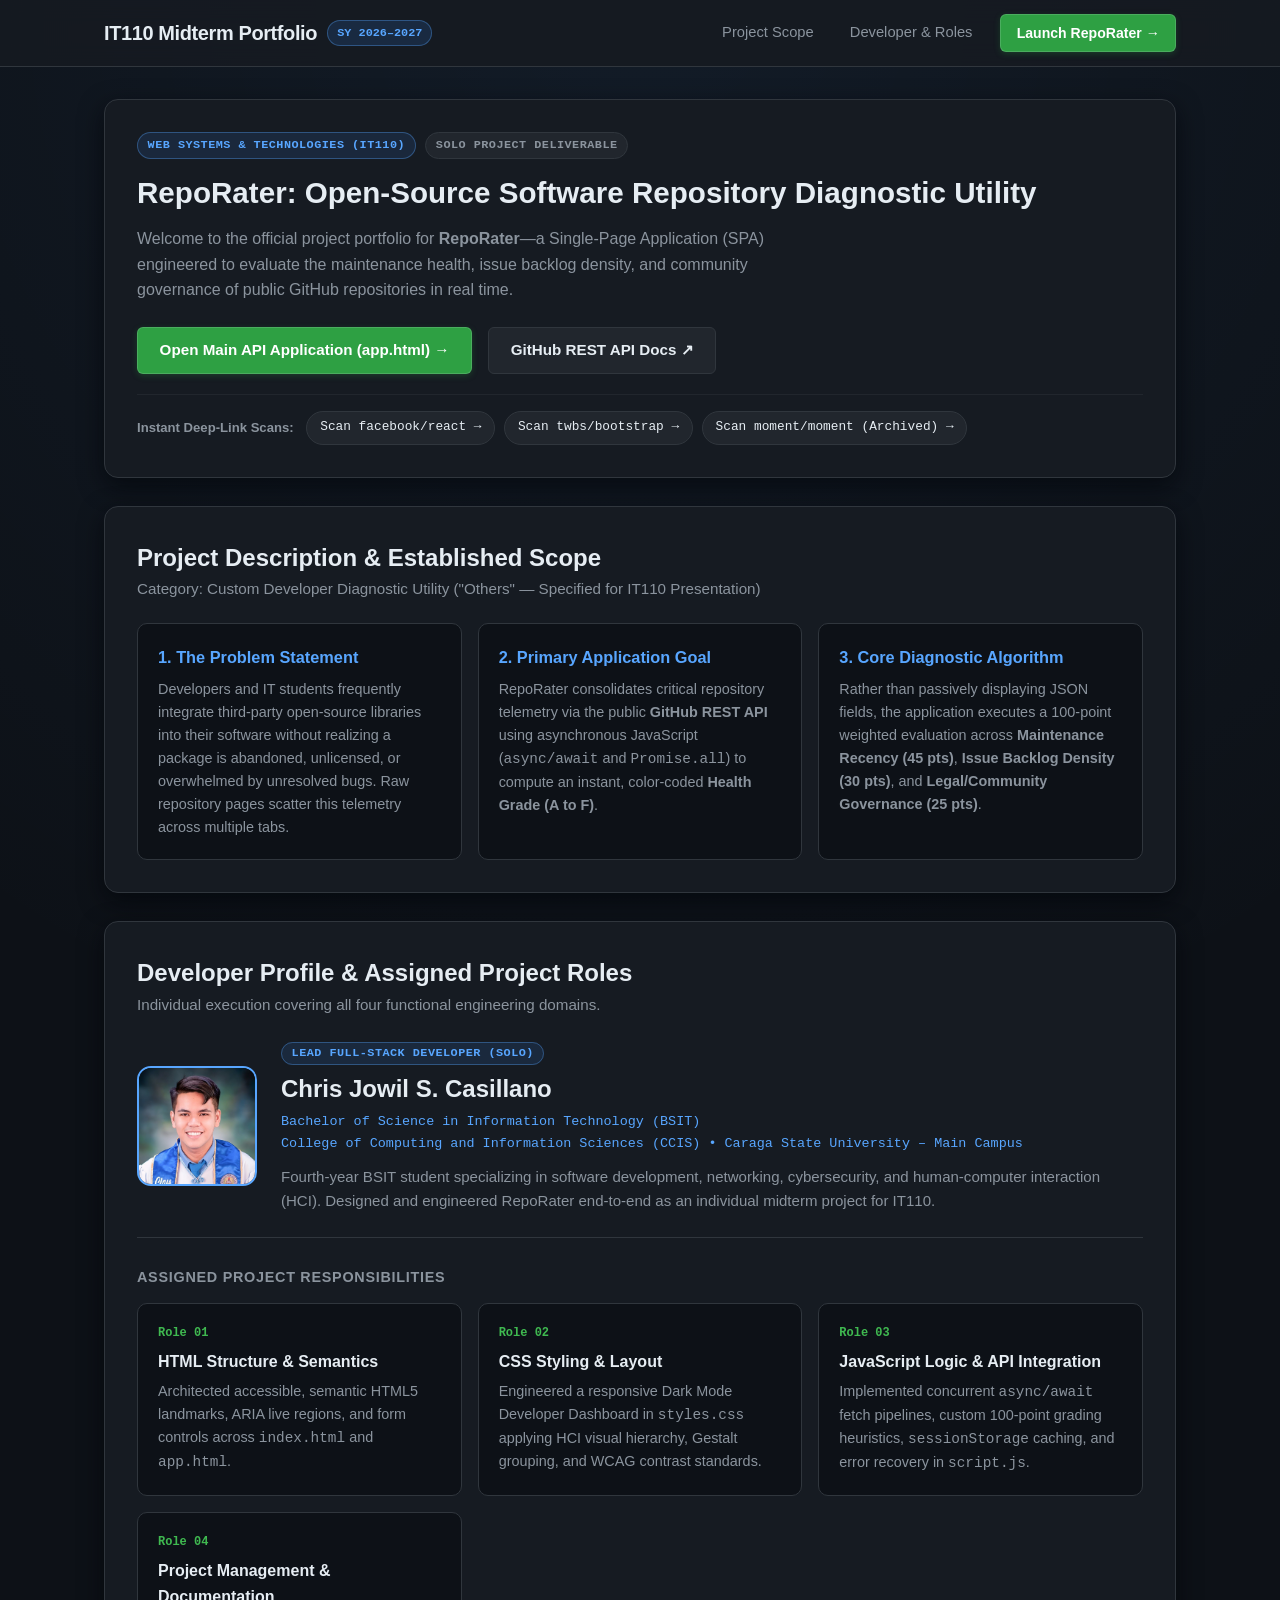
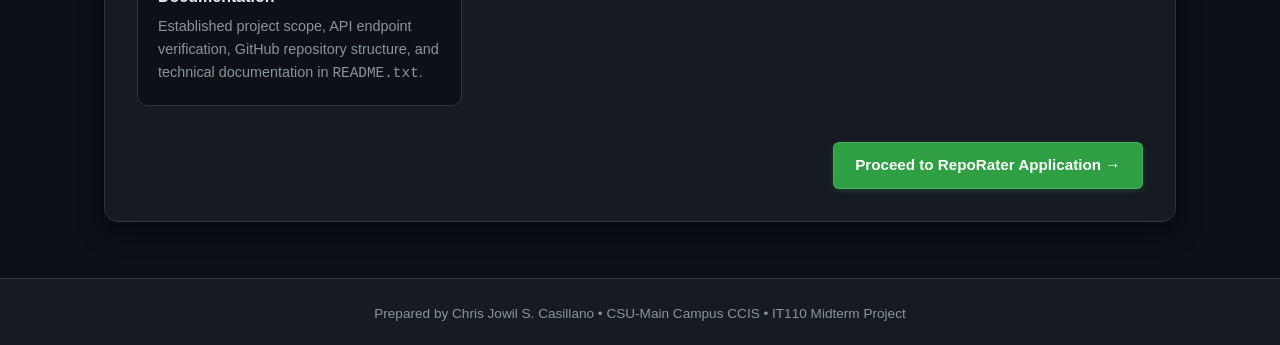
<file: index.html>
<!DOCTYPE html>
<html lang="en">
<head>
    <meta charset="UTF-8">
    <meta name="viewport" content="width=device-width, initial-scale=1.0">
    <title>Developer Portfolio &amp; Project Overview | RepoRater IT110</title>
    <!-- Inline SVG Favicon to prevent 404 console errors during live inspection -->
    <link rel="icon" href="data:image/svg+xml,<svg xmlns='http://www.w3.org/2000/svg' viewBox='0 0 100 100'><rect width='100' height='100' rx='20' fill='%23161b22' stroke='%2358a6ff' stroke-width='6'/><text x='50%25' y='56%25' font-family='monospace' font-size='52' font-weight='bold' fill='%233fb950' text-anchor='middle' dominant-baseline='middle'>R</text></svg>">
    <link rel="stylesheet" href="styles.css">
</head>
<body>
    <!-- Top Header Navigation -->
    <header class="app-header">
        <div class="header-container">
            <div class="brand">
                <h1>IT110 Midterm Portfolio</h1>
                <span class="badge">SY 2026–2027</span>
            </div>
            <nav aria-label="Portfolio Navigation">
                <a href="#project-scope" class="nav-link">Project Scope</a>
                <a href="#developer-profile" class="nav-link">Developer &amp; Roles</a>
                <a href="app.html" class="primary-btn nav-cta">Launch RepoRater &rarr;</a>
            </nav>
        </div>
    </header>

    <main class="app-main portfolio-main">
        <!-- Hero Introduction Section -->
        <section class="hero-card" aria-labelledby="heroHeading">
            <div class="hero-badge-row">
                <span class="status-badge badge-info">Web Systems &amp; Technologies (IT110)</span>
                <span class="status-badge badge-neutral">Solo Project Deliverable</span>
            </div>
            <h2 id="heroHeading" class="hero-title">
                RepoRater: Open-Source Software Repository Diagnostic Utility
            </h2>
            <p class="hero-description">
                Welcome to the official project portfolio for <strong>RepoRater</strong>—a Single-Page Application (SPA) engineered to evaluate the maintenance health, issue backlog density, and community governance of public GitHub repositories in real time.
            </p>
            <div class="hero-actions">
                <a href="app.html" class="primary-btn hero-btn">
                    Open Main API Application (app.html) &rarr;
                </a>
                <a href="https://docs.github.com/en/rest" target="_blank" rel="noopener noreferrer" class="secondary-btn">
                    GitHub REST API Docs &nearr;
                </a>
            </div>

            <!-- Deep-Link Launchers to demonstrate URL query parameter routing -->
            <div class="deeplink-bar">
                <span class="presets-label">Instant Deep-Link Scans:</span>
                <a href="app.html?repo=facebook/react" class="preset-btn">Scan facebook/react &rarr;</a>
                <a href="app.html?repo=twbs/bootstrap" class="preset-btn">Scan twbs/bootstrap &rarr;</a>
                <a href="app.html?repo=moment/moment" class="preset-btn">Scan moment/moment (Archived) &rarr;</a>
            </div>
        </section>

        <!-- Project Scope & Architecture Section (CO1 Rubric Requirement) -->
        <section id="project-scope" class="portfolio-section" aria-labelledby="scopeHeading">
            <div class="section-header">
                <h2 id="scopeHeading">Project Description &amp; Established Scope</h2>
                <p class="section-subtitle">
                    Category: Custom Developer Diagnostic Utility ("Others" — Specified for IT110 Presentation)
                </p>
            </div>

            <div class="scope-grid">
                <article class="scope-card">
                    <h3>1. The Problem Statement</h3>
                    <p>
                        Developers and IT students frequently integrate third-party open-source libraries into their software without realizing a package is abandoned, unlicensed, or overwhelmed by unresolved bugs. Raw repository pages scatter this telemetry across multiple tabs.
                    </p>
                </article>

                <article class="scope-card">
                    <h3>2. Primary Application Goal</h3>
                    <p>
                        RepoRater consolidates critical repository telemetry via the public <strong>GitHub REST API</strong> using asynchronous JavaScript (<code>async/await</code> and <code>Promise.all</code>) to compute an instant, color-coded <strong>Health Grade (A to F)</strong>.
                    </p>
                </article>

                <article class="scope-card">
                    <h3>3. Core Diagnostic Algorithm</h3>
                    <p>
                        Rather than passively displaying JSON fields, the application executes a 100-point weighted evaluation across <strong>Maintenance Recency (45 pts)</strong>, <strong>Issue Backlog Density (30 pts)</strong>, and <strong>Legal/Community Governance (25 pts)</strong>.
                    </p>
                </article>
            </div>
        </section>

        <!-- Developer Profile & Role Matrix Section -->
        <section id="developer-profile" class="portfolio-section" aria-labelledby="profileHeading">
            <div class="section-header">
                <h2 id="profileHeading">Developer Profile &amp; Assigned Project Roles</h2>
                <p class="section-subtitle">
                    Individual execution covering all four functional engineering domains.
                </p>
            </div>

            <article class="profile-card">
                <div class="profile-identity">
                    <img 
                        src="profile.jpg" 
                        alt="Portrait of Chris Jowil S. Casillano" 
                        class="profile-avatar"
                        width="120"
                        height="120"
                        onerror="this.onerror=null; this.src='data:image/svg+xml;utf8,<svg xmlns=%22http://www.w3.org/2000/svg%22 width=%22120%22 height=%22120%22 viewBox=%220 0 120 120%22><rect width=%22120%22 height=%22120%22 rx=%2216%22 fill=%22%2321262d%22/><text x=%2250%25%22 y=%2254%25%22 font-family=%22monospace%22 font-size=%2236%22 font-weight=%22bold%22 fill=%22%2358a6ff%22 text-anchor=%22middle%22 dominant-baseline=%22middle%22>CJC</text></svg>';"
                    >
                    <div class="profile-meta">
                        <span class="status-badge badge-info">Lead Full-Stack Developer (Solo)</span>
                        <h3>Chris Jowil S. Casillano</h3>
                        <p class="profile-affiliation">
                            Bachelor of Science in Information Technology (BSIT)<br>
                            College of Computing and Information Sciences (CCIS) &bull; Caraga State University – Main Campus
                        </p>
                        <p class="profile-bio">
                            Fourth-year BSIT student specializing in software development, networking, cybersecurity, and human-computer interaction (HCI). Designed and engineered RepoRater end-to-end as an individual midterm project for IT110.
                        </p>
                    </div>
                </div>

                <!-- Assigned Roles Breakdown (CO1 Rubric Requirement) -->
                <div class="roles-matrix">
                    <h4>Assigned Project Responsibilities</h4>
                    <div class="roles-grid">
                        <div class="role-box">
                            <span class="role-tag">Role 01</span>
                            <strong>HTML Structure &amp; Semantics</strong>
                            <p>Architected accessible, semantic HTML5 landmarks, ARIA live regions, and form controls across <code>index.html</code> and <code>app.html</code>.</p>
                        </div>
                        <div class="role-box">
                            <span class="role-tag">Role 02</span>
                            <strong>CSS Styling &amp; Layout</strong>
                            <p>Engineered a responsive Dark Mode Developer Dashboard in <code>styles.css</code> applying HCI visual hierarchy, Gestalt grouping, and WCAG contrast standards.</p>
                        </div>
                        <div class="role-box">
                            <span class="role-tag">Role 03</span>
                            <strong>JavaScript Logic &amp; API Integration</strong>
                            <p>Implemented concurrent <code>async/await</code> fetch pipelines, custom 100-point grading heuristics, <code>sessionStorage</code> caching, and error recovery in <code>script.js</code>.</p>
                        </div>
                        <div class="role-box">
                            <span class="role-tag">Role 04</span>
                            <strong>Project Management &amp; Documentation</strong>
                            <p>Established project scope, API endpoint verification, GitHub repository structure, and technical documentation in <code>README.txt</code>.</p>
                        </div>
                    </div>
                </div>

                <div class="profile-footer-cta">
                    <a href="app.html" class="primary-btn">
                        Proceed to RepoRater Application &rarr;
                    </a>
                </div>
            </article>
        </section>
    </main>

    <footer class="app-footer">
        <p>Prepared by Chris Jowil S. Casillano &bull; CSU-Main Campus CCIS &bull; IT110 Midterm Project</p>
    </footer>
</body>
</html>
</file>
<file: styles.css>
/**
 * RepoRater v1.2 - Unified Dark Mode Developer Dashboard Stylesheet (styles.css)
 * Applies HCI Principles: Visibility of System Status, Visual Hierarchy,
 * Fitts's Law Target Sizing, Gestalt Proximity, and WCAG High-Contrast Tokens.
 */

:root {
    /* Core Dark Mode Surfaces */
    --bg-canvas: #0d1117;
    --bg-surface: #161b22;
    --bg-elevated: #21262d;
    --bg-overlay: rgba(22, 27, 34, 0.88);

    /* Borders & Dividers */
    --border-default: #30363d;
    --border-muted: #21262d;
    --border-focus: #58a6ff;

    /* Typography Colors (WCAG AA/AAA Compliant) */
    --text-primary: #e6edf3;
    --text-secondary: #8b949e;
    --text-muted: #6e7681;

    /* Brand & Interactive Accents */
    --accent-primary: #2ea043;
    --accent-primary-hover: #3fb950;
    --accent-blue: #58a6ff;
    --accent-blue-subtle: rgba(56, 139, 253, 0.15);

    /* Semantic Diagnostic & Grade Colors */
    --status-good: #3fb950;
    --status-good-bg: rgba(46, 160, 67, 0.12);
    --status-info: #58a6ff;
    --status-info-bg: rgba(56, 139, 253, 0.12);
    --status-warn: #d29922;
    --status-warn-bg: rgba(187, 128, 9, 0.14);
    --status-crit: #f85149;
    --status-crit-bg: rgba(248, 81, 73, 0.14);
    --status-orange: #db6d28;
    --status-orange-bg: rgba(219, 109, 40, 0.14);

    /* Typography Stacks */
    --font-sans: 'Inter', -apple-system, BlinkMacSystemFont, 'Segoe UI', Roboto, Oxygen, Ubuntu, sans-serif;
    --font-mono: 'JetBrains Mono', 'Fira Code', 'Cascadia Code', Consolas, 'Courier New', monospace;

    /* Layout & Radius Tokens */
    --max-width: 1120px;
    --radius-sm: 6px;
    --radius-md: 10px;
    --radius-lg: 14px;
    --shadow-card: 0 8px 24px rgba(1, 4, 9, 0.65);
    --transition-fast: 160ms cubic-bezier(0.2, 0, 0, 1);
}

/* ==========================================================================
   1. Base Reset & Accessibility Foundations
   ========================================================================== */
*, *::before, *::after {
    box-sizing: border-box;
    margin: 0;
    padding: 0;
}

/* Critical safeguard: ensures JS .hidden toggles always override flex/grid */
[hidden] {
    display: none !important;
}

html {
    scroll-behavior: smooth;
    color-scheme: dark;
}

body {
    background-color: var(--bg-canvas);
    background-image: radial-gradient(circle at 50% 0%, rgba(88, 166, 255, 0.07), transparent 55%);
    color: var(--text-primary);
    font-family: var(--font-sans);
    font-size: 16px;
    line-height: 1.6;
    min-height: 100vh;
    display: flex;
    flex-direction: column;
    -webkit-font-smoothing: antialiased;
}

a {
    color: var(--accent-blue);
    text-decoration: none;
    transition: color var(--transition-fast);
}

a:hover {
    text-decoration: underline;
}

/* Keyboard Focus Ring (HCI Accessibility Principle) */
:focus-visible {
    outline: 2px solid var(--border-focus);
    outline-offset: 3px;
}

/* ==========================================================================
   2. Top Navigation Header & Rate-Limit Badge
   ========================================================================== */
.app-header {
    position: sticky;
    top: 0;
    z-index: 100;
    background-color: var(--bg-overlay);
    backdrop-filter: blur(12px);
    border-bottom: 1px solid var(--border-default);
}

.header-container {
    max-width: var(--max-width);
    margin: 0 auto;
    padding: 0.9rem 1.5rem;
    display: flex;
    align-items: center;
    justify-content: space-between;
    gap: 1rem;
    flex-wrap: wrap;
}

.brand {
    display: flex;
    align-items: center;
    gap: 0.65rem;
    flex-wrap: wrap;
}

.brand h1 {
    font-size: 1.25rem;
    font-weight: 700;
    letter-spacing: -0.02em;
    color: var(--text-primary);
}

.badge {
    font-family: var(--font-mono);
    font-size: 0.74rem;
    font-weight: 600;
    padding: 0.15rem 0.55rem;
    border-radius: 999px;
    background-color: var(--accent-blue-subtle);
    color: var(--accent-blue);
    border: 1px solid rgba(88, 166, 255, 0.35);
}

.badge-quota {
    background-color: var(--status-good-bg);
    color: var(--status-good);
    border-color: rgba(63, 185, 80, 0.35);
}

.app-header nav {
    display: flex;
    align-items: center;
    gap: 1.25rem;
    flex-wrap: wrap;
}

.nav-link {
    color: var(--text-secondary);
    font-size: 0.92rem;
    font-weight: 500;
    padding: 0.35rem 0.5rem;
    border-radius: var(--radius-sm);
}

.nav-link:hover {
    color: var(--text-primary);
    background-color: var(--bg-elevated);
    text-decoration: none;
}

/* ==========================================================================
   3. Main Layout Container & Shared Buttons (Fitts's Law Sizing)
   ========================================================================== */
.app-main {
    max-width: var(--max-width);
    width: 100%;
    margin: 0 auto;
    padding: 2rem 1.5rem 3.5rem;
    flex: 1;
    display: flex;
    flex-direction: column;
    gap: 1.75rem;
}

.primary-btn,
.secondary-btn {
    display: inline-flex;
    align-items: center;
    justify-content: center;
    min-height: 44px;
    padding: 0.65rem 1.35rem;
    font-family: var(--font-sans);
    font-size: 0.95rem;
    font-weight: 600;
    border-radius: var(--radius-sm);
    cursor: pointer;
    transition: all var(--transition-fast);
    text-decoration: none !important;
    white-space: nowrap;
}

.primary-btn {
    background-color: var(--accent-primary);
    color: #ffffff;
    border: 1px solid rgba(240, 246, 252, 0.15);
    box-shadow: 0 2px 6px rgba(46, 160, 67, 0.25);
}

.primary-btn:hover:not(:disabled) {
    background-color: var(--accent-primary-hover);
    transform: translateY(-1px);
}

.primary-btn:disabled {
    opacity: 0.6;
    cursor: wait;
}

.secondary-btn {
    background-color: var(--bg-elevated);
    color: var(--text-primary);
    border: 1px solid var(--border-default);
}

.secondary-btn:hover {
    border-color: var(--text-secondary);
    background-color: #292e36;
}

.nav-cta {
    min-height: 36px;
    padding: 0.4rem 0.95rem;
    font-size: 0.88rem;
}

/* ==========================================================================
   4. Search & Input Section (app.html)
   ========================================================================== */
.search-section {
    background-color: var(--bg-surface);
    border: 1px solid var(--border-default);
    border-radius: var(--radius-lg);
    padding: 1.75rem;
    box-shadow: var(--shadow-card);
}

.search-header-row {
    display: flex;
    justify-content: space-between;
    align-items: flex-start;
    gap: 1rem;
    flex-wrap: wrap;
}

.search-section h2 {
    font-size: 1.35rem;
    margin-bottom: 0.35rem;
}

.section-subtitle {
    color: var(--text-secondary);
    font-size: 0.95rem;
    margin-bottom: 1.35rem;
}

.shortcut-hint {
    font-size: 0.8rem;
    color: var(--text-secondary);
    background-color: var(--bg-canvas);
    border: 1px solid var(--border-default);
    padding: 0.35rem 0.7rem;
    border-radius: var(--radius-sm);
    white-space: nowrap;
    user-select: none;
}

.shortcut-hint kbd {
    font-family: var(--font-mono);
    font-size: 0.78rem;
    font-weight: 700;
    color: var(--accent-blue);
    background-color: var(--bg-elevated);
    padding: 0.1rem 0.4rem;
    border-radius: 4px;
    border: 1px solid var(--border-default);
    margin: 0 0.15rem;
}

.search-form {
    display: grid;
    grid-template-columns: 1fr auto 1fr auto;
    align-items: end;
    gap: 0.85rem;
}

.input-group {
    display: flex;
    flex-direction: column;
    gap: 0.4rem;
}

.input-group label {
    font-size: 0.82rem;
    font-weight: 600;
    color: var(--text-secondary);
    text-transform: uppercase;
    letter-spacing: 0.04em;
}

.input-group input {
    min-height: 44px;
    padding: 0.65rem 0.9rem;
    background-color: var(--bg-canvas);
    border: 1px solid var(--border-default);
    border-radius: var(--radius-sm);
    color: var(--text-primary);
    font-family: var(--font-mono);
    font-size: 0.92rem;
    transition: border-color var(--transition-fast), box-shadow var(--transition-fast);
}

.input-group input::placeholder {
    color: var(--text-muted);
    font-family: var(--font-sans);
}

.input-group input:focus {
    outline: none;
    border-color: var(--border-focus);
    box-shadow: 0 0 0 3px rgba(88, 166, 255, 0.2);
}

.slash-divider {
    font-family: var(--font-mono);
    font-size: 1.4rem;
    font-weight: 700;
    color: var(--text-muted);
    padding-bottom: 0.45rem;
    user-select: none;
}

/* Quick Demo Presets & Recent History Pills */
.presets-bar,
.recent-searches {
    margin-top: 1.15rem;
    padding-top: 1rem;
    border-top: 1px solid var(--border-muted);
    display: flex;
    align-items: center;
    flex-wrap: wrap;
    gap: 0.55rem;
}

.presets-label,
.recent-header span {
    font-size: 0.82rem;
    font-weight: 600;
    color: var(--text-secondary);
    margin-right: 0.25rem;
}

.preset-btn,
.recent-pill {
    background-color: var(--bg-elevated);
    color: var(--text-primary);
    border: 1px solid var(--border-default);
    border-radius: 999px;
    padding: 0.35rem 0.8rem;
    font-family: var(--font-mono);
    font-size: 0.8rem;
    cursor: pointer;
    transition: all var(--transition-fast);
    text-decoration: none !important;
}

.preset-btn:hover,
.recent-pill:hover {
    border-color: var(--accent-blue);
    color: var(--accent-blue);
    background-color: var(--accent-blue-subtle);
}

.recent-searches {
    flex-direction: column;
    align-items: stretch;
}

.recent-header {
    display: flex;
    justify-content: space-between;
    align-items: center;
}

.recent-list {
    display: flex;
    flex-wrap: wrap;
    gap: 0.5rem;
}

.text-btn {
    background: none;
    border: none;
    color: var(--text-secondary);
    font-size: 0.8rem;
    cursor: pointer;
    text-decoration: underline;
}

.text-btn:hover {
    color: var(--status-crit);
}

/* ==========================================================================
   5. Feedback States: Loading Spinner & Error Handling Banner
   ========================================================================== */
.status-panel {
    border-radius: var(--radius-md);
    padding: 1.5rem;
    display: flex;
    align-items: center;
    gap: 1rem;
}

.loading-panel {
    background-color: var(--bg-surface);
    border: 1px solid var(--border-default);
    justify-content: center;
    color: var(--text-secondary);
}

.spinner {
    width: 24px;
    height: 24px;
    border: 3px solid var(--border-default);
    border-top-color: var(--accent-blue);
    border-radius: 50%;
    animation: spin 0.8s linear infinite;
}

@keyframes spin {
    to { transform: rotate(360deg); }
}

.error-panel {
    background-color: var(--status-crit-bg);
    border: 1px solid var(--status-crit);
    flex-direction: column;
    align-items: flex-start;
    gap: 0.35rem;
}

.error-panel h3 {
    color: var(--status-crit);
    font-size: 1.05rem;
}

.error-panel p {
    color: var(--text-primary);
    font-size: 0.92rem;
}

/* ==========================================================================
   6. Results Dashboard: Identity, Topics, Grade Card, Meters & Telemetry
   ========================================================================== */
.results-section {
    display: flex;
    flex-direction: column;
    gap: 1.5rem;
    animation: fadeSlideUp 0.28s ease-out;
}

@keyframes fadeSlideUp {
    from {
        opacity: 0;
        transform: translateY(8px);
    }
    to {
        opacity: 1;
        transform: translateY(0);
    }
}

.repo-overview-card,
.grade-card,
.breakdown-card,
.metrics-section,
.commits-section {
    background-color: var(--bg-surface);
    border: 1px solid var(--border-default);
    border-radius: var(--radius-lg);
    padding: 1.5rem;
    box-shadow: var(--shadow-card);
}

.repo-identity {
    display: flex;
    align-items: flex-start;
    gap: 1.25rem;
}

.owner-avatar {
    width: 72px;
    height: 72px;
    border-radius: var(--radius-md);
    border: 1px solid var(--border-default);
    background-color: var(--bg-elevated);
    flex-shrink: 0;
}

.repo-title-block {
    flex: 1;
    min-width: 0;
}

.repo-name-row {
    display: flex;
    align-items: center;
    flex-wrap: wrap;
    gap: 0.75rem;
    margin-bottom: 0.4rem;
}

.repo-name-row h2 {
    font-family: var(--font-mono);
    font-size: 1.35rem;
    word-break: break-all;
}

.badge-group {
    display: flex;
    gap: 0.45rem;
    flex-wrap: wrap;
}

.status-badge {
    font-family: var(--font-mono);
    font-size: 0.74rem;
    font-weight: 600;
    padding: 0.2rem 0.6rem;
    border-radius: 999px;
    text-transform: uppercase;
    letter-spacing: 0.04em;
}

.badge-neutral {
    background-color: var(--bg-elevated);
    color: var(--text-secondary);
    border: 1px solid var(--border-default);
}

.badge-info {
    background-color: var(--status-info-bg);
    color: var(--status-info);
    border: 1px solid rgba(88, 166, 255, 0.35);
}

.badge-danger {
    background-color: var(--status-crit-bg);
    color: var(--status-crit);
    border: 1px solid rgba(248, 81, 73, 0.4);
}

.repo-description {
    color: var(--text-secondary);
    margin-bottom: 0.75rem;
}

/* Repository Topic Pills */
.topics-list {
    display: flex;
    flex-wrap: wrap;
    gap: 0.45rem;
    margin-bottom: 0.9rem;
}

.topic-pill {
    font-family: var(--font-mono);
    font-size: 0.75rem;
    padding: 0.18rem 0.6rem;
    border-radius: 999px;
    background-color: var(--accent-blue-subtle);
    color: var(--accent-blue);
    border: 1px solid rgba(88, 166, 255, 0.28);
}

.repo-actions-row {
    display: flex;
    align-items: center;
    justify-content: space-between;
    gap: 1rem;
    flex-wrap: wrap;
    padding-top: 0.75rem;
    border-top: 1px solid var(--border-muted);
}

.external-link {
    font-size: 0.9rem;
    font-weight: 600;
}

.copy-btn {
    min-height: 34px;
    padding: 0.35rem 0.85rem;
    font-family: var(--font-mono);
    font-size: 0.8rem;
}

/* Primary Diagnostic Grid */
.diagnostic-grid {
    display: grid;
    grid-template-columns: 340px 1fr;
    gap: 1.5rem;
}

.grade-card {
    display: flex;
    flex-direction: column;
    justify-content: space-between;
    border-top: 4px solid var(--border-default);
}

.grade-card h3,
.breakdown-card h3,
.metrics-section h3,
.commits-section h3 {
    font-size: 0.95rem;
    text-transform: uppercase;
    letter-spacing: 0.05em;
    color: var(--text-secondary);
    margin-bottom: 1rem;
}

.grade-display {
    display: flex;
    align-items: center;
    gap: 1.25rem;
    margin: 0.25rem 0 1rem;
}

.grade-letter {
    font-family: var(--font-mono);
    font-size: 3.75rem;
    font-weight: 800;
    line-height: 1;
    width: 84px;
    height: 84px;
    display: flex;
    align-items: center;
    justify-content: center;
    border-radius: var(--radius-md);
    border: 2px solid var(--border-default);
}

.grade-meta {
    display: flex;
    flex-direction: column;
    gap: 0.25rem;
}

.grade-score {
    font-family: var(--font-mono);
    font-size: 1.1rem;
    font-weight: 700;
}

.grade-verdict {
    font-size: 0.95rem;
    font-weight: 600;
}

/* 3-Tier Sub-Score Progress Meters */
.subscore-meters {
    display: flex;
    flex-direction: column;
    gap: 0.75rem;
    margin-bottom: 1rem;
    padding: 0.9rem;
    background-color: var(--bg-canvas);
    border: 1px solid var(--border-default);
    border-radius: var(--radius-sm);
}

.meter-group {
    display: flex;
    flex-direction: column;
    gap: 0.3rem;
}

.meter-label-row {
    display: flex;
    justify-content: space-between;
    align-items: center;
    font-size: 0.78rem;
    color: var(--text-secondary);
}

.meter-label-row strong {
    font-family: var(--font-mono);
    color: var(--text-primary);
}

.meter-track {
    width: 100%;
    height: 6px;
    background-color: var(--bg-elevated);
    border-radius: 999px;
    overflow: hidden;
}

.meter-fill {
    height: 100%;
    background-color: var(--accent-blue);
    border-radius: 999px;
    transition: width 0.45s cubic-bezier(0.22, 1, 0.36, 1);
}

.grade-footnote {
    font-size: 0.8rem;
    color: var(--text-muted);
}

/* Dynamic Grade Color Modifiers */
.grade-a { border-top-color: var(--status-good); }
.grade-a .grade-letter { color: var(--status-good); background: var(--status-good-bg); border-color: var(--status-good); }
.grade-a .grade-verdict { color: var(--status-good); }
.grade-a .meter-fill { background-color: var(--status-good); }

.grade-b { border-top-color: var(--status-info); }
.grade-b .grade-letter { color: var(--status-info); background: var(--status-info-bg); border-color: var(--status-info); }
.grade-b .grade-verdict { color: var(--status-info); }
.grade-b .meter-fill { background-color: var(--status-info); }

.grade-c { border-top-color: var(--status-warn); }
.grade-c .grade-letter { color: var(--status-warn); background: var(--status-warn-bg); border-color: var(--status-warn); }
.grade-c .grade-verdict { color: var(--status-warn); }
.grade-c .meter-fill { background-color: var(--status-warn); }

.grade-d { border-top-color: var(--status-orange); }
.grade-d .grade-letter { color: var(--status-orange); background: var(--status-orange-bg); border-color: var(--status-orange); }
.grade-d .grade-verdict { color: var(--status-orange); }
.grade-d .meter-fill { background-color: var(--status-orange); }

.grade-f { border-top-color: var(--status-crit); }
.grade-f .grade-letter { color: var(--status-crit); background: var(--status-crit-bg); border-color: var(--status-crit); }
.grade-f .grade-verdict { color: var(--status-crit); }
.grade-f .meter-fill { background-color: var(--status-crit); }

/* Diagnostic Breakdown List with Non-Color Status Cues (WCAG Principle) */
.diagnostic-list {
    list-style: none;
    display: flex;
    flex-direction: column;
    gap: 0.65rem;
}

.diag-item {
    padding: 0.65rem 0.9rem;
    border-radius: var(--radius-sm);
    font-size: 0.92rem;
    border-left: 3px solid var(--border-default);
    background-color: var(--bg-canvas);
}

.diag-item::before {
    font-family: var(--font-mono);
    font-size: 0.78rem;
    font-weight: 700;
    margin-right: 0.6rem;
}

.diag-good { border-left-color: var(--status-good); background-color: var(--status-good-bg); }
.diag-good::before { content: "[PASS]"; color: var(--status-good); }

.diag-warning { border-left-color: var(--status-warn); background-color: var(--status-warn-bg); }
.diag-warning::before { content: "[WARN]"; color: var(--status-warn); }

.diag-critical { border-left-color: var(--status-crit); background-color: var(--status-crit-bg); }
.diag-critical::before { content: "[CRIT]"; color: var(--status-crit); }

.diag-info { border-left-color: var(--status-info); background-color: var(--status-info-bg); }
.diag-info::before { content: "[INFO]"; color: var(--status-info); }

/* 9-Box Telemetry Metrics Grid */
.metrics-grid {
    display: grid;
    grid-template-columns: repeat(auto-fill, minmax(195px, 1fr));
    gap: 0.9rem;
}

.metric-box {
    background-color: var(--bg-canvas);
    border: 1px solid var(--border-default);
    border-radius: var(--radius-sm);
    padding: 0.9rem 1rem;
    display: flex;
    flex-direction: column;
    gap: 0.25rem;
}

.metric-label {
    font-size: 0.78rem;
    color: var(--text-secondary);
    text-transform: uppercase;
    letter-spacing: 0.04em;
}

.metric-value {
    font-family: var(--font-mono);
    font-size: 1.15rem;
    color: var(--text-primary);
}

/* Recent Commit Activity List */
.commits-list {
    list-style: none;
    display: flex;
    flex-direction: column;
}

.commit-item {
    padding: 0.75rem 0;
    border-bottom: 1px solid var(--border-muted);
    display: flex;
    justify-content: space-between;
    align-items: baseline;
    gap: 1rem;
    flex-wrap: wrap;
}

.commit-item:last-child {
    border-bottom: none;
    padding-bottom: 0;
}

.commit-message {
    font-family: var(--font-mono);
    font-size: 0.9rem;
    color: var(--text-primary);
    font-weight: 500;
}

.commit-message:hover {
    color: var(--accent-blue);
}

.commit-meta {
    font-size: 0.82rem;
    color: var(--text-secondary);
    white-space: nowrap;
}

/* ==========================================================================
   7. Portfolio Homepage Styles (index.html)
   ========================================================================== */
.hero-card,
.portfolio-section {
    background-color: var(--bg-surface);
    border: 1px solid var(--border-default);
    border-radius: var(--radius-lg);
    padding: 2rem;
    box-shadow: var(--shadow-card);
}

.hero-badge-row {
    display: flex;
    gap: 0.6rem;
    flex-wrap: wrap;
    margin-bottom: 1rem;
}

.hero-title {
    font-size: 1.85rem;
    line-height: 1.25;
    margin-bottom: 0.85rem;
}

.hero-description {
    color: var(--text-secondary);
    max-width: 78ch;
    margin-bottom: 1.5rem;
}

.hero-actions {
    display: flex;
    gap: 1rem;
    flex-wrap: wrap;
}

.deeplink-bar {
    margin-top: 1.25rem;
    padding-top: 1rem;
    border-top: 1px solid var(--border-muted);
    display: flex;
    align-items: center;
    flex-wrap: wrap;
    gap: 0.55rem;
}

.scope-grid,
.roles-grid {
    display: grid;
    grid-template-columns: repeat(auto-fit, minmax(260px, 1fr));
    gap: 1rem;
}

.scope-card,
.role-box {
    background-color: var(--bg-canvas);
    border: 1px solid var(--border-default);
    border-radius: var(--radius-md);
    padding: 1.25rem;
}

.scope-card h3 {
    font-size: 1.02rem;
    color: var(--accent-blue);
    margin-bottom: 0.5rem;
}

.scope-card p,
.role-box p {
    font-size: 0.9rem;
    color: var(--text-secondary);
}

.profile-card {
    display: flex;
    flex-direction: column;
    gap: 1.75rem;
}

.profile-identity {
    display: flex;
    align-items: center;
    gap: 1.5rem;
    padding-bottom: 1.5rem;
    border-bottom: 1px solid var(--border-default);
}

.profile-avatar {
    width: 120px;
    height: 120px;
    border-radius: var(--radius-lg);
    object-fit: cover;
    border: 2px solid var(--accent-blue);
    flex-shrink: 0;
}

.profile-meta h3 {
    font-size: 1.5rem;
    margin: 0.35rem 0 0.2rem;
}

.profile-affiliation {
    font-family: var(--font-mono);
    font-size: 0.84rem;
    color: var(--accent-blue);
    margin-bottom: 0.65rem;
}

.profile-bio {
    color: var(--text-secondary);
    font-size: 0.94rem;
}

.roles-matrix h4 {
    font-size: 0.9rem;
    text-transform: uppercase;
    letter-spacing: 0.05em;
    color: var(--text-secondary);
    margin-bottom: 0.9rem;
}

.role-box {
    display: flex;
    flex-direction: column;
    gap: 0.35rem;
}

.role-tag {
    font-family: var(--font-mono);
    font-size: 0.75rem;
    color: var(--status-good);
    font-weight: 700;
}

.profile-footer-cta {
    display: flex;
    justify-content: flex-end;
    padding-top: 0.5rem;
}

/* ==========================================================================
   8. Footer & Responsive Breakpoints
   ========================================================================== */
.app-footer {
    border-top: 1px solid var(--border-default);
    padding: 1.5rem;
    text-align: center;
    color: var(--text-secondary);
    font-size: 0.85rem;
    background-color: var(--bg-surface);
}

@media (max-width: 860px) {
    .search-form {
        grid-template-columns: 1fr;
    }
    .slash-divider {
        display: none;
    }
    .diagnostic-grid {
        grid-template-columns: 1fr;
    }
    .profile-identity {
        flex-direction: column;
        align-items: flex-start;
    }
}
</file>
